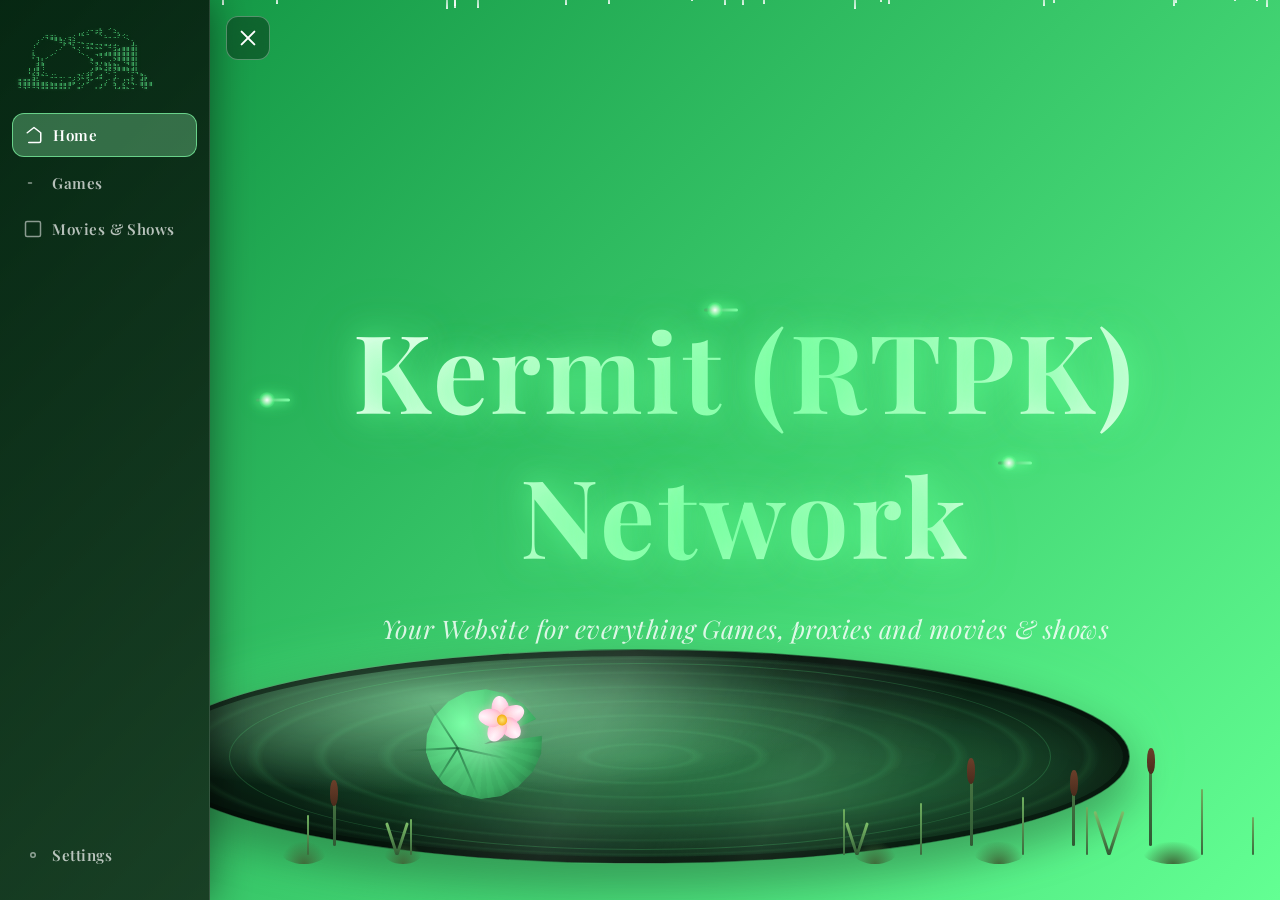
<file: index.html>
<!DOCTYPE html>
<html lang="en">
<head>
  <meta charset="UTF-8" />
  <meta name="viewport" content="width=device-width, initial-scale=1.0"/>
  <title>Kermit (RTPK) Network</title>
  <link rel="icon" type="image/png" href="/assets/favicon.png" />
  <link rel="preconnect" href="https://fonts.googleapis.com" />
  <link rel="preconnect" href="https://fonts.gstatic.com" crossorigin />
  <link href="https://fonts.googleapis.com/css2?family=Playfair+Display:wght@600;700&display=swap" rel="stylesheet" />
  <link id="kermit-stylesheet" rel="stylesheet" href="/assets/styles.css" />
  <script>
  (function(){
    const primary = document.getElementById('kermit-stylesheet');
    const fallbacks = ['assets/styles.css', './assets/styles.css'];
    let i = 0;
    function tryNext() {
      if (i >= fallbacks.length) {
        console.error('styles.css not found at expected locations', fallbacks);
        return;
      }
      const l = document.createElement('link');
      l.rel = 'stylesheet';
      l.href = fallbacks[i++];
      l.onload = () => console.info('Loaded stylesheet:', l.href);
      l.onerror = () => { l.remove(); tryNext(); };
      document.head.appendChild(l);
    }
    if (primary) {
      primary.onerror = tryNext;
    }
    setTimeout(() => {
      const loaded = Array.from(document.styleSheets).some(s => s.href && s.href.includes('styles.css'));
      if (!loaded) tryNext();
    }, 250);
  })();
  </script>
  <script src="/assets/theme.js" defer></script>
  <script src="/assets/animation.js" defer></script>
  <script src="/assets/cursor.js" defer></script>
  <script src="/assets/nav.js" defer></script>
  <script defer>
    const messages = [
      "Your Website for everything games, browsing, movies & shows",
      "Get Better soon Jaiden ❤️",
      "Kermit was here",
      "when will you learn to port? 🤓",
      "If you read this your gay 🥀",
      "frog 🐸🗣️🔥",
      "SPED CENTRAL😜😜🔥",
      "I love Devvy ❤️",
      "what are you waiting for? do something😭🥀"
    ];

    document.addEventListener("DOMContentLoaded", () => {
      const el = document.getElementById("shuffleText");
      let index = 0;

      const showNext = () => {
        el.classList.add("fade-out");
        setTimeout(() => {
          index = (index + 1) % messages.length;
          el.textContent = messages[index];
          el.classList.remove("fade-out");
        }, 400);
      };

      setInterval(showNext, 10000);
    });

    document.addEventListener("DOMContentLoaded", () => {
      const scene = document.getElementById("rainScene");
      if (!scene) return;
      const dropCount = 46;
      const frag = document.createDocumentFragment();
      const dropTimings = [];
      for (let i = 0; i < dropCount; i++) {
        const drop = document.createElement("span");
        drop.className = "raindrop";
        const left = Math.random() * 100;
        const duration = 0.7 + Math.random() * 0.6;
        const delay = Math.random() * 3;
        const height = 14 + Math.random() * 16;
        drop.style.left = left + "%";
        drop.style.animationDuration = duration.toFixed(2) + "s";
        drop.style.animationDelay = delay.toFixed(2) + "s";
        drop.style.height = height + "px";
        frag.appendChild(drop);
        dropTimings.push({ left, duration, delay });
      }
      scene.appendChild(frag);

      const pond = scene.querySelector(".pond");
      const reduceMotion = window.matchMedia("(prefers-reduced-motion: reduce)").matches;
      if (!pond || reduceMotion) return;

      const pondLeftPercent = 50;
      const pondHalfWidthPercent = 25;

      const getRandomPosition = () => {
        const x = 10 + Math.random() * 80;
        const y = 10 + Math.random() * 80;
        return { x, y };
      };

      const spawnRippleAt = () => {
        const { x, y } = getRandomPosition();
        const ripple = document.createElement("span");
        ripple.className = "pond-ripple-drop";
        ripple.style.left = x + "%";
        ripple.style.top = y + "%";
        pond.appendChild(ripple);
        ripple.addEventListener("animationend", () => ripple.remove());
        setTimeout(() => ripple.remove(), 2000);
      };

      dropTimings.forEach(({ left, duration, delay }) => {
        if (left < pondLeftPercent - pondHalfWidthPercent || left > pondLeftPercent + pondHalfWidthPercent) {
          return;
        }
        const landDelay = (delay + duration * 0.92) * 1000;
        setTimeout(() => spawnRippleAt(), landDelay);
        const cycleMs = (duration + 3) * 1000;
        setInterval(() => spawnRippleAt(), cycleMs);
      });
    });
  </script>
</head>
<body>
  <button class="menu-toggle" id="menuToggle" aria-label="Toggle menu">
    <span></span><span></span><span></span>
  </button>
  <div class="sidebar-overlay" id="sidebarOverlay"></div>
  <nav class="sidebar">
    <pre class="sidebar-kermit-logo" aria-label="Kermit RTPK Network">⠀⠀⠀⠀⠀⠀⠀⠀⠀⠀⠀⠀⠀⠀⠀⠀⠀⠀⡀⠀⢀⠀⠀⠀⠀⠀⠀⠀⠀⠀
⠀⠀⠀⠀⠀⠀⠀⠀⠀⠀⠀⠀⠀⢀⡠⠔⠒⡶⡷⠀⠁⠵⡄⠀⠀⠀⠀⠀⠀⠀
⠀⠀⠀⠀⠀⠠⢶⣶⣦⡄⢀⠤⢔⠘⠓⠉⠀⠀⠑⠦⠤⠤⠞⠪⡂⠀⠀⠀⠀⠀⠀
⠀⠀⠀⠀⡰⠁⠀⠉⠛⠿⣆⣽⠶⠤⣄⣀⣀⠀⠀⠀⠀⠀⠀⠀⠈⢢⠀⠀⠀⠀⠀
⠀⠀⠀⠰⠁⠀⠀⠀⠀⠠⠃⠈⢧⠠⠠⣦⣍⣍⣝⠛⠾⠾⢂⣤⣤⣾⡆⠀⠀⠀⠀
⠀⠀⠀⡆⠀⠀⠀⠀⡐⠁⠀⠀⠀⠱⡀⠀⠀⠀⣀⣠⣤⣾⣿⣿⣿⣿⡇⠀⠀⠀⠀
⠀⠀⠀⡗⢤⡀⡠⠊⠀⠀⠀⠀⠀⠀⠈⠢⡀⠙⠻⠛⠛⣟⣿⣿⣿⣿⡇⠀⠀⠀⠀
⠀⠀⠀⠀⣸⣇⠀⠀⠀⠀⠀⠀⠀⠀⠀⠀⢟⣤⢠⣄⡔⡊⠛⠻⣿⣿⡇⠀⠀⠀⠀
⠀⠀⢀⢀⣾⠻⠀⠀⠀⠀⠀⠀⠀⠀⠀⠀⢀⣮⣆⠻⣿⣿⣧⣤⣌⣻⡇⠀⠀⠀⠀
⠀⠀⢸⡸⣿⠨⡀⠀⠀⠀⠀⠀⠀⠀⢀⡠⡮⠋⠉⠻⡓⠮⠛⠛⠻⠿⢧⡀⠀⠀⠀
⠀⠀⠀⢷⡞⠓⠒⠬⠥⠤⠄⠤⠠⢝⣆⡾⠃⣠⣾⠀⠀⣰⡀⠀⠀⣆⠀⢻⣦⠀⠀
⣿⣿⣿⣿⣶⣤⡤⣄⣀⣐⣀⣤⣮⢊⢀⡼⠋⠀⠀⡰⠁⣇⠀⡸⢹⣇⠀⣿⣧⣤
⠽⢿⠿⠿⢿⣿⣿⣿⣿⣿⣿⡟⠁⣤⠎⠀⠀⡄⡼⠃⠀⢺⣠⣷⣄⣈⠁⠻⣿⠛</pre>
    <a class="sidebar-tab active" href="/index.html">
      <svg width="18" height="18" viewBox="0 0 24 24" fill="none" stroke="currentColor" stroke-width="2" stroke-linecap="round" stroke-linejoin="round"><path d="M3 9l9-7 9 7v11a2 2 0 0 1-2 2H5a2 [...]"/></svg>
      Home
    </a>
    <a class="sidebar-tab" href="/games.html">
      <svg width="18" height="18" viewBox="0 0 24 24" fill="none" stroke="currentColor" stroke-width="2" stroke-linecap="round" stroke-linejoin="round"><line x1="6" x2="10" y1="12" y2="12"/></svg>
      Games
    </a>
    <a class="sidebar-tab" href="/movies.html">
      <svg width="18" height="18" viewBox="0 0 24 24" fill="none" stroke="currentColor" stroke-width="2" stroke-linecap="round" stroke-linejoin="round"><rect x="2" y="2" width="20" height="20" rx="2"/></svg>
      Movies &amp; Shows
    </a>
    <a class="sidebar-tab sidebar-tab-settings" href="/settings.html">
      <svg width="18" height="18" viewBox="0 0 24 24" fill="none" stroke="currentColor" stroke-width="2" stroke-linecap="round" stroke-linejoin="round"><circle cx="12" cy="12" r="3"/></svg>
      Settings
    </a>
  </nav>
  <main class="page page-home">
    <div class="rain-scene" id="rainScene" aria-hidden="true">
      <div class="pond-surrounds">
        <span class="cattail cattail-1"><span class="cattail-head"></span></span>
        <span class="cattail cattail-2"><span class="cattail-head"></span></span>
        <span class="cattail cattail-3"><span class="cattail-head"></span></span>
        <span class="cattail cattail-4"><span class="cattail-head"></span></span>
        <span class="cattail cattail-5"><span class="cattail-head"></span></span>
        <span class="cattail cattail-6"><span class="cattail-head"></span></span>
        <span class="reed reed-1"></span>
        <span class="reed reed-2"></span>
        <span class="reed reed-3"></span>
        <span class="reed reed-4"></span>
        <span class="reed reed-5"></span>
        <span class="reed reed-6"></span>
        <span class="reed reed-7"></span>
        <span class="reed reed-8"></span>
        <span class="reed reed-9"></span>
        <span class="reed reed-10"></span>
        <span class="reed reed-11"></span>
        <span class="pond-grass pond-grass-1"></span>
        <span class="pond-grass pond-grass-2"></span>
        <span class="pond-grass pond-grass-3"></span>
        <span class="pond-grass pond-grass-4"></span>
        <span class="pond-grass pond-grass-5"></span>
        <span class="pond-grass pond-grass-6"></span>
        <span class="fern fern-1"></span>
        <span class="fern fern-2"></span>
        <span class="fern fern-3"></span>
        <span class="fern fern-4"></span>
        <span class="firefly firefly-1"></span>
        <span class="firefly firefly-2"></span>
        <span class="firefly firefly-3"></span>
        <span class="firefly firefly-4"></span>
        <span class="firefly firefly-5"></span>
        <span class="firefly firefly-6"></span>
        <span class="firefly firefly-7"></span>
        <span class="firefly firefly-8"></span>
        <span class="dragonfly dragonfly-1"></span>
        <span class="dragonfly dragonfly-2"></span>
        <span class="dragonfly dragonfly-3"></span>
        <div class="pond">
          <span class="pond-ripple"></span>
          <span class="pond-ripple pond-ripple-delay"></span>
          <div class="lily-pad">
            <span class="lily-pad-vein" style="transform: translate(-50%, -50%) rotate(20deg);"></span>
            <span class="lily-pad-vein" style="transform: translate(-50%, -50%) rotate(75deg);"></span>
            <span class="lily-pad-vein" style="transform: translate(-50%, -50%) rotate(130deg);"></span>
            <span class="lily-pad-vein" style="transform: translate(-50%, -50%) rotate(185deg);"></span>
            <span class="lily-pad-vein" style="transform: translate(-50%, -50%) rotate(245deg);"></span>
            <div class="lily-flower">
              <span></span><span></span><span></span><span></span><span></span>
            </div>
          </div>
        </div>
      </div>
    </div>
    <div class="hero-content">
      <h1 class="glow-title">Kermit (RTPK) Network</h1>
      <p class="subtitle" id="shuffleText">Your Website for everything Games, proxies and movies &amp; shows</p>
    </div>
  </main>
</body>
</html>
</file>
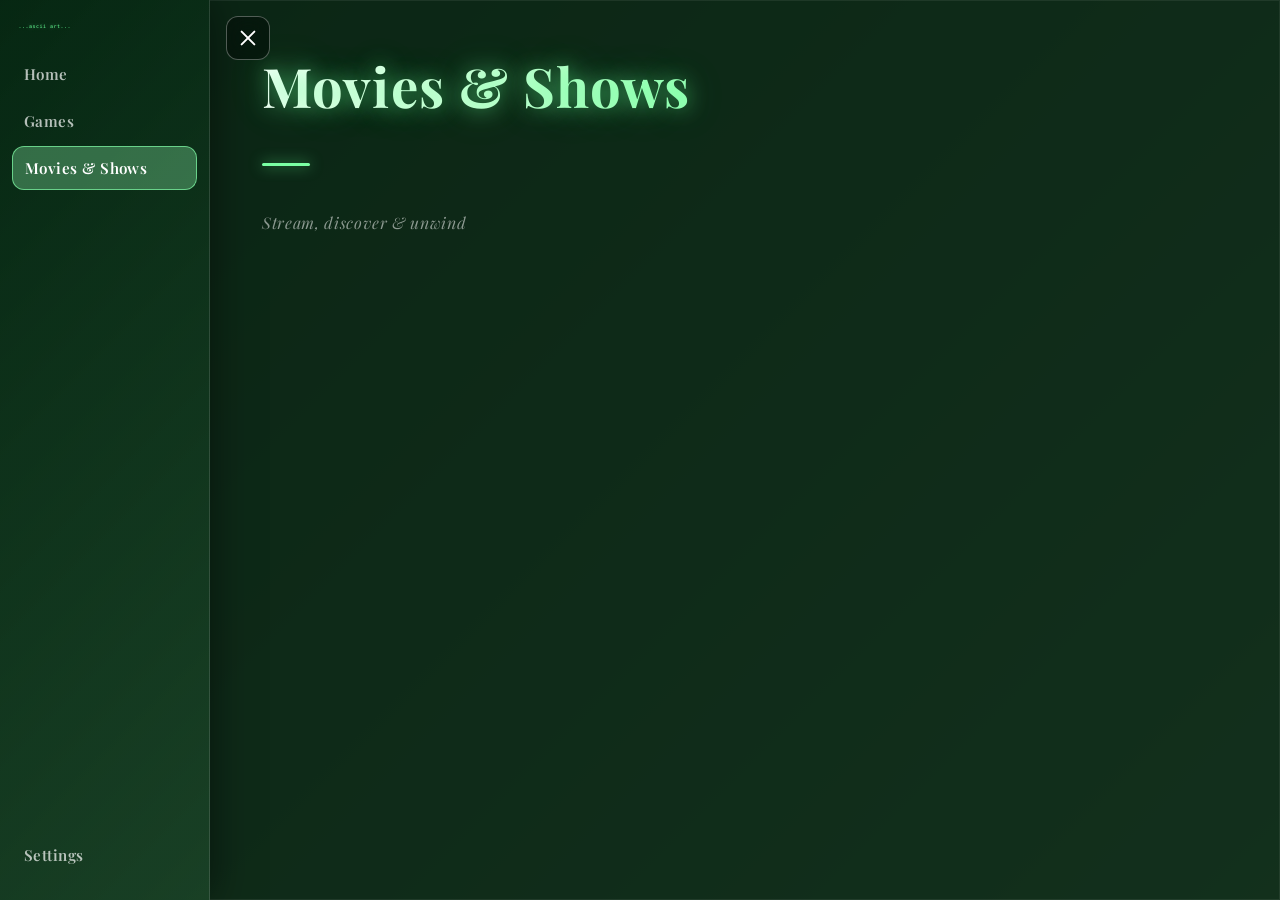
<file: movies.html>
<!DOCTYPE html>
<html lang="en">
<head>
  <meta charset="UTF-8" />
  <meta name="viewport" content="width=device-width, initial-scale=1.0"/>
  <title>Kermit (RTPK) Network — Movies &amp; Shows</title>
  <link rel="icon" type="image/png" href="/assets/favicon.png" />
  <link rel="preconnect" href="https://fonts.googleapis.com" />
  <link rel="preconnect" href="https://fonts.gstatic.com" crossorigin />
  <link href="https://fonts.googleapis.com/css2?family=Playfair+Display:wght@600;700&display=swap" rel="stylesheet" />
  <link id="kermit-stylesheet" rel="stylesheet" href="/assets/styles.css" />
  <script>
  (function(){
    const primary = document.getElementById('kermit-stylesheet');
    const fallbacks = ['assets/styles.css', './assets/styles.css'];
    let i = 0;
    function tryNext() { if (i>=fallbacks.length) return console.error('styles.css not found', fallbacks); const l=document.createElement('link'); l.rel='stylesheet'; l.href=fallbacks[i++]; l.onload=()=>console.info('Loaded stylesheet:',l.href); l.onerror=()=>{l.remove(); tryNext();}; document.head.appendChild(l);} if (primary) primary.onerror = tryNext; setTimeout(()=>{const loaded=Array.from(document.styleSheets).some(s=>s.href&&s.href.includes('styles.css')); if(!loaded) tryNext();},250);
  })();
  </script>
  <script src="/assets/theme.js" defer></script>
  <script src="/assets/animation.js" defer></script>
  <script src="/assets/cursor.js" defer></script>
  <script src="/assets/nav.js" defer></script>
</head>
<body>
  <button class="menu-toggle" id="menuToggle" aria-label="Toggle menu">
    <span></span><span></span><span></span>
  </button>
  <div class="sidebar-overlay" id="sidebarOverlay"></div>
  <nav class="sidebar">
    <pre class="sidebar-kermit-logo" aria-label="Kermit RTPK Network">...ascii art...</pre>
    <a class="sidebar-tab" href="/index.html">Home</a>
    <a class="sidebar-tab" href="/games.html">Games</a>
    <a class="sidebar-tab active" href="/movies.html">Movies &amp; Shows</a>
    <a class="sidebar-tab sidebar-tab-settings" href="/settings.html">Settings</a>
  </nav>
  <main class="page page-panel">
    <h1>Movies &amp; Shows</h1>
    <hr class="page-rule" />
    <p class="page-tagline">Stream, discover &amp; unwind</p>
  </main>
</body>
</html>
</file>
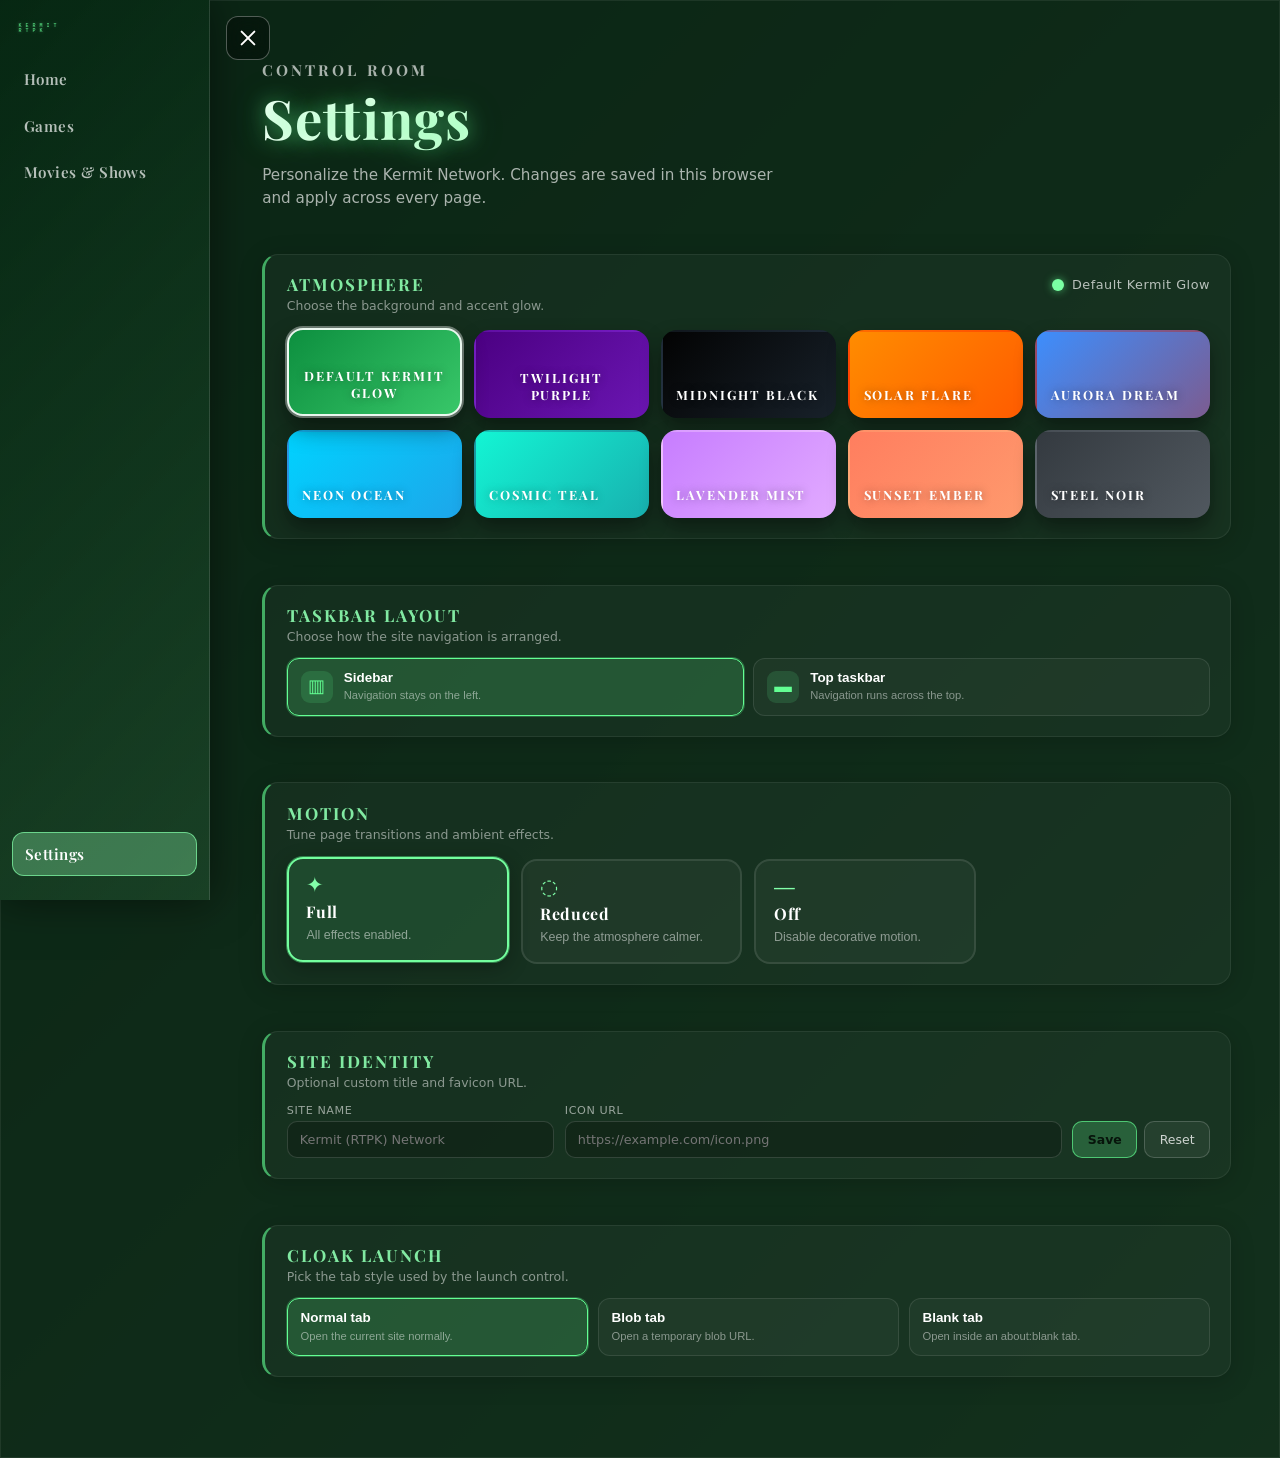
<file: settings.html>
<!DOCTYPE html>
<html lang="en">
<head>
  <meta charset="UTF-8" />
  <meta name="viewport" content="width=device-width, initial-scale=1.0"/>
  <title>Kermit (RTPK) Network — Settings</title>
  <link rel="icon" type="image/png" href="/assets/favicon.png" />
  <link rel="preconnect" href="https://fonts.googleapis.com" />
  <link rel="preconnect" href="https://fonts.gstatic.com" crossorigin />
  <link href="https://fonts.googleapis.com/css2?family=Playfair+Display:wght@600;700&display=swap" rel="stylesheet" />
  <link id="kermit-stylesheet" rel="stylesheet" href="/assets/styles.css" />
  <script>
  (function(){
    const primary = document.getElementById('kermit-stylesheet');
    const fallbacks = ['assets/styles.css', './assets/styles.css'];
    let i = 0;
    function tryNext(){ if(i>=fallbacks.length){ console.error('styles.css not found', fallbacks); return;} const l=document.createElement('link'); l.rel='stylesheet'; l.href=fallbacks[i++]; l.onload=()=>console.info('Loaded stylesheet:',l.href); l.onerror=()=>{l.remove(); tryNext();}; document.head.appendChild(l);} if(primary) primary.onerror=tryNext; setTimeout(()=>{const loaded=Array.from(document.styleSheets).some(s=>s.href&&s.href.includes('styles.css')); if(!loaded) tryNext();},250);
  })();
  </script>
  <script src="/assets/theme.js" defer></script>
  <script src="/assets/animation.js" defer></script>
  <script src="/assets/cursor.js" defer></script>
  <script src="/assets/nav.js" defer></script>
  <script defer>
    document.addEventListener("DOMContentLoaded", () => {
      const selectActive = (selector, value, attribute) => {
        document.querySelectorAll(selector).forEach((button) => {
          button.classList.toggle("active", button.dataset[attribute] === value);
          button.setAttribute("aria-pressed", String(button.dataset[attribute] === value));
        });
      };
      const status = document.getElementById("settingsStatus");
      const announce = (message) => {
        status.textContent = message;
        status.classList.add("visible");
        window.clearTimeout(announce.timer);
        announce.timer = window.setTimeout(() => status.classList.remove("visible"), 2600);
      };

      const backgrounds = document.getElementById("backgroundOptions");
      window.kermitBackgroundOptions.forEach((option) => {
        const button = document.createElement("button");
        button.type = "button";
        button.className = "background-option";
        button.dataset.background = option.name;
        button.style.backgroundImage = option.value;
        button.innerHTML = `<span>${option.name}</span>`;
        button.addEventListener("click", () => {
          window.applyKermitBackground(option.name);
          selectActive(".background-option", option.name, "background");
          document.getElementById("activeBackgroundName").textContent = option.name;
          announce("Background updated.");
        });
        backgrounds.appendChild(button);
      });
      const activeBackground = window.getActiveKermitBackground();
      selectActive(".background-option", activeBackground, "background");
      document.getElementById("activeBackgroundName").textContent = activeBackground;

      document.querySelectorAll(".anim-level-btn").forEach((button) => {
        button.addEventListener("click", () => {
          const level = window.applyKermitAnimLevel(button.dataset.animation);
          selectActive(".anim-level-btn", level, "animation");
          announce("Animation preference saved.");
        });
      });
      selectActive(".anim-level-btn", window.getKermitAnimLevel(), "animation");

      document.querySelectorAll(".nav-option-btn").forEach((button) => {
        button.addEventListener("click", () => {
          const orientation = window.applyKermitNavigation(button.dataset.navigation);
          selectActive(".nav-option-btn", orientation, "navigation");
          announce("Taskbar layout saved.");
        });
      });
      selectActive(".nav-option-btn", window.getKermitNavigation(), "navigation");

      document.querySelectorAll(".cloak-option-btn").forEach((button) => {
        button.addEventListener("click", () => {
          const mode = window.setKermitCloakMode(button.dataset.cloak);
          selectActive(".cloak-option-btn", mode, "cloak");
          announce("Cloak preference saved.");
        });
      });
      selectActive(".cloak-option-btn", window.getKermitCloakMode(), "cloak");

      const nameInput = document.getElementById("siteName");
      const iconInput = document.getElementById("siteIcon");
      const preferences = window.getKermitSitePreferences();
      nameInput.value = preferences.siteName;
      iconInput.value = preferences.siteIcon;
      document.getElementById("saveIdentity").addEventListener("click", () => {
        window.applyKermitSiteIdentity(nameInput.value, iconInput.value);
        announce("Site identity saved.");
      });
      document.getElementById("resetIdentity").addEventListener("click", () => {
        window.resetKermitSiteIdentity();
        nameInput.value = "";
        iconInput.value = "";
        announce("Site identity reset.");
      });
    });
  </script>
</head>
<body>
  <button class="menu-toggle" id="menuToggle" aria-label="Toggle menu">
    <span></span><span></span><span></span>
  </button>
  <div class="sidebar-overlay" id="sidebarOverlay"></div>
  <nav class="sidebar">
    <pre class="sidebar-kermit-logo" aria-label="Kermit RTPK Network">K E R M I T
R T P K</pre>
    <a class="sidebar-tab" href="/index.html">Home</a>
    <a class="sidebar-tab" href="/games.html">Games</a>
    <a class="sidebar-tab" href="/movies.html">Movies &amp; Shows</a>
    <a class="sidebar-tab active sidebar-tab-settings" href="/settings.html">Settings</a>
  </nav>
  <main class="page page-panel settings-page">
    <header class="settings-header">
      <p class="page-section-label">Control room</p>
      <h1>Settings</h1>
      <p>Personalize the Kermit Network. Changes are saved in this browser and apply across every page.</p>
    </header>

    <section class="settings-panel" aria-labelledby="backgroundHeading">
      <div class="settings-panel-heading">
        <div>
          <h2 id="backgroundHeading">Atmosphere</h2>
          <span class="settings-panel-hint">Choose the background and accent glow.</span>
        </div>
        <span class="active-swatch"><i class="active-swatch-dot"></i><span id="activeBackgroundName"></span></span>
      </div>
      <div class="background-options" id="backgroundOptions"></div>
    </section>

    <section class="settings-panel" aria-labelledby="taskbarHeading">
      <div class="settings-panel-heading">
        <div>
          <h2 id="taskbarHeading">Taskbar layout</h2>
          <span class="settings-panel-hint">Choose how the site navigation is arranged.</span>
        </div>
      </div>
      <div class="settings-choice-grid">
        <button type="button" class="nav-option-btn" data-navigation="vertical">
          <span class="settings-choice-icon">▥</span>
          <span class="settings-choice-copy"><strong>Sidebar</strong><small>Navigation stays on the left.</small></span>
        </button>
        <button type="button" class="nav-option-btn" data-navigation="horizontal">
          <span class="settings-choice-icon">▬</span>
          <span class="settings-choice-copy"><strong>Top taskbar</strong><small>Navigation runs across the top.</small></span>
        </button>
      </div>
    </section>

    <section class="settings-panel" aria-labelledby="motionHeading">
      <div class="settings-panel-heading">
        <div>
          <h2 id="motionHeading">Motion</h2>
          <span class="settings-panel-hint">Tune page transitions and ambient effects.</span>
        </div>
      </div>
      <div class="anim-level-options">
        <button type="button" class="anim-level-btn" data-animation="full"><span class="anim-level-icon">✦</span><span class="anim-level-name">Full</span><span class="settings-panel-hint">All effects enabled.</span></button>
        <button type="button" class="anim-level-btn" data-animation="reduced"><span class="anim-level-icon">◌</span><span class="anim-level-name">Reduced</span><span class="settings-panel-hint">Keep the atmosphere calmer.</span></button>
        <button type="button" class="anim-level-btn" data-animation="off"><span class="anim-level-icon">—</span><span class="anim-level-name">Off</span><span class="settings-panel-hint">Disable decorative motion.</span></button>
      </div>
    </section>

    <section class="settings-panel" aria-labelledby="identityHeading">
      <div class="settings-panel-heading">
        <div>
          <h2 id="identityHeading">Site identity</h2>
          <span class="settings-panel-hint">Optional custom title and favicon URL.</span>
        </div>
      </div>
      <div class="identity-form">
        <label><span>Site name</span><input id="siteName" type="text" maxlength="60" placeholder="Kermit (RTPK) Network"></label>
        <label><span>Icon URL</span><input id="siteIcon" type="url" placeholder="https://example.com/icon.png"></label>
        <div class="identity-actions"><button type="button" class="settings-save-btn" id="saveIdentity">Save</button><button type="button" class="settings-reset-btn" id="resetIdentity">Reset</button></div>
      </div>
    </section>

    <section class="settings-panel" aria-labelledby="cloakHeading">
      <div class="settings-panel-heading">
        <div>
          <h2 id="cloakHeading">Cloak launch</h2>
          <span class="settings-panel-hint">Pick the tab style used by the launch control.</span>
        </div>
      </div>
      <div class="settings-choice-grid">
        <button type="button" class="cloak-option-btn" data-cloak="none"><strong>Normal tab</strong><small>Open the current site normally.</small></button>
        <button type="button" class="cloak-option-btn" data-cloak="blob"><strong>Blob tab</strong><small>Open a temporary blob URL.</small></button>
        <button type="button" class="cloak-option-btn" data-cloak="aboutblank"><strong>Blank tab</strong><small>Open inside an about:blank tab.</small></button>
      </div>
    </section>
    <div class="settings-action-row"><p class="settings-status" id="settingsStatus" role="status" aria-live="polite"></p></div>
  </main>
</body>
</html>
</file>
<file: assets/styles.css>
:root {
  --strong-green: #0d8f3f;
  --light-green: #63ff93;
  --text-muted: rgba(255, 255, 255, 0.82);
  --card-bg: rgba(11, 26, 16, 0.9);
  --border-color: rgba(255, 255, 255, 0.35);
  --button-shadow: 0 10px 30px rgba(0, 0, 0, 0.3);
  --sidebar-width: 210px;
  --current-accent: #63ff93;
  --current-accent-contrast: #07140b;
  --accent-soft: rgba(99, 255, 147, 0.18);
}

* {
  box-sizing: border-box;
}

body {
  margin: 0;
  font-family: "Space Grotesk", "Inter", system-ui, sans-serif;
  background: var(--current-bg, linear-gradient(135deg, #0d8f3f, #63ff93));
  min-height: 100vh;
  color: #ffffff;
  transition: background 0.6s ease;
  display: flex;
  flex-direction: row;
}

html.page-loading {
  background: #07140b;
}

html.page-loading body > :not(.page-loader) {
  opacity: 0;
}

html.page-ready body > :not(.page-loader) {
  opacity: 1;
}

.page-loader {
  position: fixed;
  inset: 0;
  z-index: 300;
  display: flex;
  align-items: center;
  justify-content: center;
  gap: 0.35rem;
  background:
    radial-gradient(circle at 50% 45%, color-mix(in srgb, var(--current-accent, #63ff93) 14%, transparent), transparent 34rem),
    #07140b;
  color: rgba(255, 255, 255, 0.78);
  font-family: "Playfair Display", "Space Grotesk", serif;
  font-size: 0.85rem;
  letter-spacing: 0.16em;
  text-transform: uppercase;
  opacity: 1;
  visibility: visible;
  transition: opacity 0.35s ease, visibility 0.35s ease;
}

html.page-ready .page-loader {
  opacity: 0;
  visibility: hidden;
  pointer-events: none;
}

.page-loader-label {
  opacity: 0.72;
}

.loading-dots {
  display: inline-flex;
  gap: 0.28rem;
  align-items: center;
  min-width: 1.65rem;
}

.loading-dots i {
  width: 0.3rem;
  height: 0.3rem;
  border-radius: 50%;
  background: var(--current-accent, #63ff93);
  box-shadow: 0 0 0.7rem color-mix(in srgb, var(--current-accent, #63ff93) 80%, transparent);
  animation: loading-dot 0.9s ease-in-out infinite;
}

.loading-dots i:nth-child(2) {
  animation-delay: 0.14s;
}

.loading-dots i:nth-child(3) {
  animation-delay: 0.28s;
}

@keyframes loading-dot {
  0%, 60%, 100% {
    transform: translateY(0);
    opacity: 0.35;
  }
  30% {
    transform: translateY(-0.35rem);
    opacity: 1;
  }
}

a {
  text-decoration: none;
  color: inherit;
}

.menu-toggle {
  position: fixed;
  top: 1rem;
  left: 1rem;
  z-index: 120;
  width: 44px;
  height: 44px;
  border-radius: 12px;
  border: 1px solid rgba(255, 255, 255, 0.3);
  background: rgba(0, 0, 0, 0.35);
  backdrop-filter: blur(16px);
  -webkit-backdrop-filter: blur(16px);
  display: flex;
  flex-direction: column;
  align-items: center;
  justify-content: center;
  gap: 4px;
  cursor: pointer;
  transition: background 0.2s ease, border-color 0.2s ease, transform 0.3s ease;
}

.menu-toggle.active {
  transform: translateX(var(--sidebar-width));
}

.menu-toggle:hover {
  background: rgba(0, 0, 0, 0.5);
  border-color: var(--current-accent, rgba(255, 255, 255, 0.6));
}

.menu-toggle span {
  display: block;
  width: 20px;
  height: 2px;
  border-radius: 2px;
  background: #fff;
  transition: transform 0.25s ease, opacity 0.25s ease;
}

.menu-toggle.active span:nth-child(1) {
  transform: translateY(6px) rotate(45deg);
}

.menu-toggle.active span:nth-child(2) {
  opacity: 0;
}

.menu-toggle.active span:nth-child(3) {
  transform: translateY(-6px) rotate(-45deg);
}

.sidebar-overlay {
  position: fixed;
  inset: 0;
  background: rgba(0, 0, 0, 0.55);
  opacity: 0;
  pointer-events: none;
  transition: opacity 0.3s ease;
  z-index: 90;
}

.sidebar-overlay.active {
  opacity: 1;
  pointer-events: auto;
}

.sidebar {
  width: var(--sidebar-width);
  height: 100vh;
  display: flex;
  flex-direction: column;
  gap: 0.25rem;
  padding: 1.5rem 0.75rem;
  background:
    linear-gradient(rgba(4, 10, 6, 0.78), rgba(4, 10, 6, 0.78)),
    var(--current-bg, linear-gradient(135deg, #0d8f3f, #63ff93));
  backdrop-filter: blur(20px);
  -webkit-backdrop-filter: blur(20px);
  border-right: 1px solid rgba(255, 255, 255, 0.15);
  flex-shrink: 0;
  position: fixed;
  top: 0;
  left: 0;
  z-index: 100;
  transform: translateX(-100%);
  transition: transform 0.3s ease, background 0.6s ease;
  box-shadow: 0 0 40px rgba(0, 0, 0, 0.5);
}

.nav-vertical .sidebar {
  transform: translateX(0);
}

.nav-vertical .sidebar-overlay {
  display: none;
}

.nav-vertical .page {
  padding-left: calc(4vw + var(--sidebar-width));
}

.nav-horizontal .sidebar-overlay {
  display: none;
}

.nav-horizontal .menu-toggle {
  top: 76px;
  left: auto;
  right: 1rem;
  width: 38px;
  height: 38px;
}

.nav-horizontal .menu-toggle.active {
  transform: none;
}

.nav-horizontal .sidebar {
  width: 100%;
  height: auto;
  min-height: 66px;
  flex-direction: row;
  align-items: center;
  gap: 0.35rem;
  padding: 0.6rem 1.25rem;
  transform: translateY(-100%);
  border-right: 0;
  border-bottom: 1px solid rgba(255, 255, 255, 0.15);
}

.nav-horizontal .sidebar-kermit-logo {
  display: block;
  flex: 0 0 92px;
  width: 92px;
  height: 42px;
  overflow: hidden;
  font-size: 3px;
  line-height: 3px;
  letter-spacing: 0.25px;
  padding: 0;
  margin: 0 0.5rem 0 0;
}

.nav-horizontal .sidebar-tab {
  padding: 0.55rem 0.8rem;
}

.nav-horizontal .sidebar-tab-settings {
  margin-top: 0;
  margin-left: auto;
}

.nav-horizontal .page {
  padding: calc(4vh + 66px) 4vw 4vh;
}

.nav-horizontal.nav-collapsed .sidebar {
  transform: translateY(-100%);
}

.nav-horizontal.nav-collapsed .page {
  padding-top: 4vh;
}

.nav-horizontal.nav-collapsed .menu-toggle {
  top: 1rem;
}

.nav-vertical.nav-collapsed .sidebar {
  transform: translateX(-100%);
}

.nav-vertical.nav-collapsed .page {
  padding-left: calc(4vw + 3.5rem);
}

.nav-collapsed .menu-toggle {
  background: color-mix(in srgb, var(--current-accent, #63ff93) 22%, rgba(0, 0, 0, 0.55));
}

.nav-horizontal .sidebar-tab svg {
  transform: translateY(-1px);
}

.nav-horizontal .sidebar-tab:hover svg,
.nav-horizontal .sidebar-tab.active svg {
  transform: translateY(-2px) scale(1.08);
}

.sidebar.open {
  transform: translateX(0);
}

.nav-horizontal .sidebar.open {
  transform: translateY(0);
}

.sidebar-kermit-logo {
  font-family: monospace;
  font-size: 5px;
  line-height: 5px;
  letter-spacing: 0.5px;
  color: rgba(178, 255, 200, 0.9);
  padding: 0 0.4rem;
  margin: 0 0 1.25rem;
  white-space: pre;
  user-select: none;
  text-shadow: 0 0 4px rgba(178, 255, 200, 0.4);
  transition: color 0.6s ease;
}

.sidebar.open .sidebar-kermit-logo {
  color: var(--current-accent, #63ff93);
  animation: kermit-logo-pulse 2.2s ease-in-out infinite;
}

@keyframes kermit-logo-pulse {
  0%, 100% {
    text-shadow:
      0 0 3px color-mix(in srgb, var(--current-accent, #63ff93) 70%, transparent),
      0 0 6px color-mix(in srgb, var(--current-accent, #63ff93) 30%, transparent);
    opacity: 0.85;
  }
  50% {
    text-shadow:
      0 0 8px var(--current-accent, #63ff93),
      0 0 18px color-mix(in srgb, var(--current-accent, #63ff93) 80%, transparent),
      0 0 28px color-mix(in srgb, var(--current-accent, #63ff93) 40%, transparent);
    opacity: 1;
  }
}

.sidebar-tab {
  display: flex;
  align-items: center;
  gap: 0.65rem;
  padding: 0.7rem 0.75rem;
  border-radius: 12px;
  font-family: "Playfair Display", "Space Grotesk", serif;
  font-size: 0.95rem;
  font-weight: 600;
  letter-spacing: 0.03em;
  color: rgba(255, 255, 255, 0.7);
  transition: background 0.25s ease, color 0.25s ease, transform 0.25s ease, box-shadow 0.25s ease;
  white-space: nowrap;
}

.sidebar-tab svg {
  flex-shrink: 0;
  opacity: 0.75;
  transition: opacity 0.2s ease;
}

.sidebar-tab:hover {
  background: rgba(255, 255, 255, 0.12);
  color: #fff;
  transform: translateX(3px);
  box-shadow: 0 6px 18px rgba(0, 0, 0, 0.18);
}

.sidebar-tab:hover svg {
  opacity: 1;
}

.sidebar-tab.active {
  background: color-mix(in srgb, var(--current-accent, #63ff93) 22%, rgba(255, 255, 255, 0.12));
  color: #fff;
  border: 1px solid color-mix(in srgb, var(--current-accent, #63ff93) 55%, rgba(255, 255, 255, 0.3));
}

button,
input {
  accent-color: var(--current-accent, #63ff93);
}

button:focus-visible,
input:focus-visible,
a:focus-visible {
  outline: 2px solid var(--current-accent, #63ff93);
  outline-offset: 3px;
}

.page-browser .sidebar-tab.active {
  animation: browser-live-flash 1.1s ease-out 1;
}

@keyframes browser-live-flash {
  0% {
    background: color-mix(in srgb, var(--current-accent, #63ff93) 90%, white 10%);
    box-shadow: 0 0 0 3px color-mix(in srgb, var(--current-accent, #63ff93) 60%, transparent),
      0 0 24px color-mix(in srgb, var(--current-accent, #63ff93) 70%, transparent);
    color: #06170d;
  }
  60% {
    background: color-mix(in srgb, var(--current-accent, #63ff93) 45%, rgba(255, 255, 255, 0.12));
    box-shadow: 0 0 14px color-mix(in srgb, var(--current-accent, #63ff93) 40%, transparent);
    color: #fff;
  }
  100% {
    background: color-mix(in srgb, var(--current-accent, #63ff93) 22%, rgba(255, 255, 255, 0.12));
    box-shadow: none;
    color: #fff;
  }
}

.sidebar-tab.active svg {
  opacity: 1;
}

.sidebar-tab-settings {
  margin-top: auto;
}

.page {
  flex: 1;
  width: 100%;
  padding: 4vh 4vw 4vh calc(4vw + 3.5rem);
  display: flex;
  flex-direction: column;
  gap: 2rem;
  overflow-y: auto;
}

.page > * {
  opacity: 0;
  transform: translateY(14px);
}

html.page-ready .page > * {
  animation: page-rise 0.65s cubic-bezier(0.22, 1, 0.36, 1) forwards;
}

html.page-ready .page > *:nth-child(2) {
  animation-delay: 0.08s;
}

html.page-ready .page > *:nth-child(3) {
  animation-delay: 0.16s;
}

html.page-ready .page > *:nth-child(4) {
  animation-delay: 0.24s;
}

html.page-ready .page > *:nth-child(5) {
  animation-delay: 0.32s;
}

@keyframes page-rise {
  to {
    opacity: 1;
    transform: translateY(0);
  }
}

.page-home {
  align-items: center;
  text-align: center;
  justify-content: center;
  position: relative;
  overflow: hidden;
}

.hero-content {
  max-width: 800px;
  position: relative;
  z-index: 1;
  animation: hero-float 7s ease-in-out infinite;
}

@keyframes hero-float {
  0%, 100% {
    transform: translateY(0);
  }
  50% {
    transform: translateY(-6px);
  }
}

.rain-scene {
  position: absolute;
  inset: 0;
  z-index: 0;
  overflow: hidden;
  pointer-events: none;
}

.raindrop {
  position: absolute;
  top: -20px;
  width: 1.5px;
  background: linear-gradient(to bottom, transparent, rgba(255, 255, 255, 0.85));
  animation: raindrop-fall linear infinite;
  will-change: transform, opacity;
}

@keyframes raindrop-fall {
  0% {
    transform: translateY(-10vh);
    opacity: 0;
  }
  8% {
    opacity: 0.9;
  }
  90% {
    opacity: 0.75;
  }
  100% {
    transform: translateY(115vh);
    opacity: 0;
  }
}

.pond-surrounds {
  position: absolute;
  inset: 0;
}

.cattail {
  position: absolute;
  bottom: 6%;
  width: 3px;
  height: 90px;
  background: linear-gradient(to top, #2f5a34, #4c7a45);
  border-radius: 2px;
  transform-origin: bottom center;
  animation: reed-sway 5s ease-in-out infinite;
  z-index: 1;
}

.cattail-head {
  position: absolute;
  top: -6px;
  left: 50%;
  transform: translateX(-50%);
  width: 8px;
  height: 26px;
  background: linear-gradient(to bottom, #6b3f2a, #4a2b1c);
  border-radius: 45%;
}

.cattail-1 {
  left: 8%;
  height: 100px;
  animation-delay: 0.2s;
}

.cattail-2 {
  left: 12%;
  height: 78px;
  animation-delay: 1.1s;
}

.cattail-3 {
  right: 10%;
  height: 92px;
  animation-delay: 0.6s;
}

.cattail-4 {
  right: 16%;
  height: 70px;
  animation-delay: 1.6s;
}

.reed {
  position: absolute;
  bottom: 5%;
  width: 2px;
  border-radius: 2px;
  background: linear-gradient(to top, #3b6b3f, #6fae5e);
  transform-origin: bottom center;
  animation: reed-sway 4.2s ease-in-out infinite;
  z-index: 1;
}

.reed-1 {
  left: 5%;
  height: 60px;
  animation-delay: 0s;
}

.reed-2 {
  left: 16%;
  height: 44px;
  animation-delay: 0.8s;
}

.reed-3 {
  right: 6%;
  height: 66px;
  animation-delay: 0.4s;
}

.reed-4 {
  right: 15%;
  height: 48px;
  animation-delay: 1.3s;
}

.reed-5 {
  right: 20%;
  height: 58px;
  animation-delay: 0.9s;
}

.reed-6 {
  left: 24%;
  height: 40px;
  animation-delay: 1.7s;
}

.reed-7 {
  right: 28%;
  height: 52px;
  animation-delay: 0.5s;
}

.pond-grass {
  position: absolute;
  bottom: 4%;
  width: 60px;
  height: 22px;
  background: radial-gradient(ellipse at bottom, #3f6b3a, transparent 75%);
  border-radius: 50%;
  z-index: 1;
}

.pond-grass-1 {
  left: 4%;
}

.pond-grass-2 {
  right: 6%;
}

.pond-grass-3 {
  left: 22%;
  width: 44px;
}

.pond-grass-4 {
  right: 20%;
  width: 50px;
}

.fern {
  position: absolute;
  bottom: 5%;
  width: 34px;
  height: 46px;
  transform-origin: bottom center;
  animation: reed-sway 5.4s ease-in-out infinite;
  z-index: 1;
}

.fern::before,
.fern::after {
  content: "";
  position: absolute;
  bottom: 0;
  left: 50%;
  width: 3px;
  height: 100%;
  background: linear-gradient(to top, #2f5a34, #7fbf6a);
  border-radius: 2px;
  transform-origin: bottom center;
}

.fern::before {
  transform: translateX(-50%) rotate(-18deg);
}

.fern::after {
  transform: translateX(-50%) rotate(18deg);
}

.fern-1 {
  left: 10%;
  animation-delay: 0.9s;
}

.fern-2 {
  right: 12%;
  animation-delay: 1.5s;
}

.fern-3 {
  left: 30%;
  width: 26px;
  height: 34px;
  animation-delay: 0.3s;
}

.fern-4 {
  right: 32%;
  width: 26px;
  height: 34px;
  animation-delay: 2.1s;
}

.cattail-5 {
  left: 26%;
  height: 60px;
  animation-delay: 2.3s;
}

.cattail-6 {
  right: 24%;
  height: 82px;
  animation-delay: 0.9s;
}

.reed-8 {
  left: 32%;
  height: 36px;
  animation-delay: 2.2s;
}

.reed-9 {
  right: 34%;
  height: 46px;
  animation-delay: 1.1s;
}

.reed-10 {
  left: 2%;
  height: 34px;
  animation-delay: 0.2s;
}

.reed-11 {
  right: 2%;
  height: 38px;
  animation-delay: 1.6s;
}

.pond-grass-5 {
  left: 30%;
  width: 38px;
}

.pond-grass-6 {
  right: 30%;
  width: 42px;
}


@keyframes reed-sway {
  0%, 100% {
    transform: rotate(-3deg);
  }
  50% {
    transform: rotate(3deg);
  }
}

.firefly {
  position: absolute;
  width: 8px;
  height: 8px;
  border-radius: 50%;
  background: color-mix(in srgb, var(--current-accent, #63ff93) 65%, #fffbd6 35%);
  box-shadow:
    0 0 10px 4px color-mix(in srgb, var(--current-accent, #63ff93) 90%, white 10%),
    0 0 22px 8px color-mix(in srgb, var(--current-accent, #63ff93) 55%, transparent),
    0 0 38px 14px color-mix(in srgb, var(--current-accent, #63ff93) 25%, transparent);
  opacity: 0;
  z-index: 2;
  pointer-events: none;
  animation: firefly-drift 9s ease-in-out infinite, firefly-glow 2.4s ease-in-out infinite;
}

.firefly-1 { bottom: 30%; left: 18%; animation-delay: 0s, 0.3s; }
.firefly-2 { bottom: 42%; left: 38%; animation-delay: 1.4s, 0.9s; }
.firefly-3 { bottom: 26%; left: 60%; animation-delay: 2.8s, 0.1s; }
.firefly-4 { bottom: 46%; left: 74%; animation-delay: 0.7s, 1.4s; }
.firefly-5 { bottom: 34%; left: 50%; animation-delay: 4.2s, 0.6s; }
.firefly-6 { bottom: 22%; left: 85%; animation-delay: 2s, 1s; }
.firefly-7 { bottom: 58%; left: 28%; animation-delay: 3.4s, 0.5s; }
.firefly-8 { bottom: 20%; left: 45%; animation-delay: 1.9s, 1.2s; }

@keyframes firefly-drift {
  0% { transform: translate(0, 0); }
  20% { transform: translate(24px, -30px); }
  40% { transform: translate(-18px, -50px); }
  60% { transform: translate(28px, -18px); }
  80% { transform: translate(-14px, -36px); }
  100% { transform: translate(0, 0); }
}

@keyframes firefly-glow {
  0%, 100% { opacity: 0.25; transform: scale(0.75); }
  50% { opacity: 1; transform: scale(1.15); }
}

.dragonfly {
  position: absolute;
  width: 34px;
  height: 10px;
  z-index: 2;
  pointer-events: none;
  filter: drop-shadow(0 0 6px color-mix(in srgb, var(--current-accent, #63ff93) 60%, transparent));
  animation: dragonfly-drift 14s ease-in-out infinite;
}

.dragonfly::before {
  content: "";
  position: absolute;
  left: 0;
  top: 50%;
  width: 100%;
  height: 3px;
  border-radius: 3px;
  transform: translateY(-50%);
  background: linear-gradient(to right, color-mix(in srgb, var(--current-accent, #63ff93) 65%, #1c2b1f 35%), color-mix(in srgb, var(--current-accent, #63ff93) 95%, white 20%));
  box-shadow:
    0 0 10px color-mix(in srgb, var(--current-accent, #63ff93) 70%, transparent),
    0 0 20px color-mix(in srgb, var(--current-accent, #63ff93) 40%, transparent);
}

.dragonfly::after {
  content: "";
  position: absolute;
  left: 32%;
  top: 50%;
  width: 16px;
  height: 16px;
  border-radius: 50%;
  transform: translate(-50%, -50%);
  background: radial-gradient(circle, rgba(255, 255, 255, 0.95), color-mix(in srgb, var(--current-accent, #63ff93) 50%, transparent) 55%, transparent 75%);
  animation: dragonfly-wings 0.16s linear infinite;
}

.dragonfly-1 { bottom: 55%; left: 20%; animation-delay: 0s; }
.dragonfly-2 { bottom: 65%; left: 55%; animation-delay: 5s; }
.dragonfly-3 { bottom: 48%; left: 78%; animation-delay: 2.5s; }

@keyframes dragonfly-wings {
  0%, 100% { opacity: 1; transform: translate(-50%, -50%) scaleY(1); }
  50% { opacity: 0.55; transform: translate(-50%, -50%) scaleY(0.35); }
}

@keyframes dragonfly-drift {
  0% { transform: translate(0, 0) rotate(0deg); }
  25% { transform: translate(70px, -22px) rotate(8deg); }
  50% { transform: translate(130px, 12px) rotate(-4deg); }
  75% { transform: translate(60px, 34px) rotate(6deg); }
  100% { transform: translate(0, 0) rotate(0deg); }
}

.pond {
  position: absolute;
  bottom: 4%;
  left: 50%;
  transform: translateX(-50%);
  width: min(90vw, 980px);
  height: min(21vw, 215px);
  border-radius: 50%;
  background:
    radial-gradient(ellipse at 30% 22%, color-mix(in srgb, var(--current-accent, #63ff93) 45%, white 25%), transparent 42%),
    radial-gradient(ellipse at 68% 70%, color-mix(in srgb, var(--current-accent, #63ff93) 22%, transparent), transparent 55%),
    repeating-radial-gradient(
      ellipse at 50% 50%,
      transparent 0,
      transparent 7%,
      color-mix(in srgb, var(--current-accent, #63ff93) 8%, transparent) 8%,
      transparent 9.5%
    ),
    radial-gradient(ellipse at center, color-mix(in srgb, var(--current-accent, #63ff93) 20%, rgba(6, 30, 18, 0.85)), rgba(4, 14, 9, 0.94) 74%);
  box-shadow:
    0 0 70px rgba(0, 0, 0, 0.45) inset,
    0 0 0 6px rgba(4, 14, 9, 0.5) inset,
    0 0 60px color-mix(in srgb, var(--current-accent, #63ff93) 32%, transparent),
    0 18px 46px rgba(0, 0, 0, 0.4);
  border: 1px solid color-mix(in srgb, var(--current-accent, #63ff93) 35%, transparent);
  transition: box-shadow 0.6s ease, border-color 0.6s ease, background 0.6s ease;
  overflow: hidden;
}

.pond::before {
  content: "";
  position: absolute;
  inset: 0;
  border-radius: 50%;
  background:
    linear-gradient(115deg, transparent 30%, rgba(255, 255, 255, 0.08) 45%, transparent 60%),
    linear-gradient(115deg, transparent 55%, rgba(255, 255, 255, 0.05) 65%, transparent 78%);
  mix-blend-mode: screen;
  pointer-events: none;
}

.pond::after {
  content: "";
  position: absolute;
  left: 8%;
  right: 8%;
  top: 6%;
  bottom: 6%;
  border-radius: 50%;
  border: 1px solid color-mix(in srgb, var(--current-accent, #63ff93) 18%, transparent);
  pointer-events: none;
}

.pond-ripple {
  position: absolute;
  left: 70%;
  top: 42%;
  width: 6%;
  height: 6%;
  border-radius: 50%;
  transform: translate(-50%, -50%) scale(0.4);
  opacity: 0;
  animation: pond-ripple-grow 2.2s ease-out infinite;
}

.pond-ripple::before,
.pond-ripple-drop::before {
  content: "";
  position: absolute;
  inset: 0;
  border-radius: 50%;
  border: 1px solid rgba(255, 255, 255, 0.75);
}

.pond-ripple-delay {
  left: 40%;
  top: 60%;
  animation-delay: 1.1s;
}

.pond-ripple-drop {
  position: absolute;
  width: 5%;
  height: 5%;
  border-radius: 50%;
  border: 1px solid rgba(255, 255, 255, 0.85);
  transform: translate(-50%, -50%) scale(0.15);
  opacity: 0;
  animation: pond-ripple-grow 1.2s ease-out forwards;
  pointer-events: none;
}

@keyframes pond-ripple-grow {
  0% {
    transform: translate(-50%, -50%) scale(0.25);
    opacity: 0.85;
    border-color: rgba(255, 255, 255, 0.9);
  }
  60% {
    opacity: 0.5;
  }
  100% {
    transform: translate(-50%, -50%) scale(1.5);
    opacity: 0;
    border-color: color-mix(in srgb, var(--current-accent, #63ff93) 60%, white 20%);
  }
}

.lily-pad {
  position: absolute;
  left: 34%;
  top: 44%;
  width: 12%;
  aspect-ratio: 1;
  transform: translate(-50%, -50%) rotate(-8deg);
  animation: lily-pad-bob 4.5s ease-in-out infinite;
}

.lily-pad::before {
  content: "";
  position: absolute;
  inset: 0;
  border-radius: 50%;
  background:
    repeating-conic-gradient(
      from 0deg,
      color-mix(in srgb, var(--current-accent, #63ff93) 8%, transparent) 0deg 8deg,
      transparent 8deg 16deg
    ),
    radial-gradient(
      circle at 35% 30%,
      color-mix(in srgb, var(--current-accent, #63ff93) 65%, #a8ffcb 35%),
      color-mix(in srgb, var(--current-accent, #63ff93) 55%, #063a1e 45%) 65%,
      color-mix(in srgb, var(--current-accent, #63ff93) 25%, #041a0f 75%) 100%
    );
  clip-path: polygon(50% 50%, 100% 50%, 97% 65%, 88% 79%, 74% 90%, 58% 96%, 41% 96%, 25% 90%, 11% 79%, 3% 65%, 0% 50%, 3% 35%, 11% 21%, 25% 10%, 41% 4%, 58% 4%, 74% 10%, 88% 21%, 97% 35%);
  box-shadow:
    0 8px 18px rgba(0, 0, 0, 0.4),
    0 0 22px color-mix(in srgb, var(--current-accent, #63ff93) 38%, transparent);
  transition: background 0.6s ease, box-shadow 0.6s ease;
}

.lily-pad::after {
  content: "";
  position: absolute;
  left: 50%;
  top: 50%;
  width: 55%;
  height: 55%;
  transform: translate(-50%, -50%);
  border-radius: 50%;
  background: radial-gradient(circle, rgba(255, 255, 255, 0.15), transparent 70%);
}

.lily-pad-vein {
  position: absolute;
  left: 50%;
  top: 50%;
  width: 46%;
  height: 2px;
  background: linear-gradient(90deg, color-mix(in srgb, var(--current-accent, #63ff93) 10%, #063a1e 60%), transparent);
  transform-origin: left center;
  transition: background 0.6s ease;
}

.lily-flower {
  position: absolute;
  left: 68%;
  top: 32%;
  width: 34%;
  aspect-ratio: 1;
  transform: translate(-50%, -50%);
}

.lily-flower span {
  position: absolute;
  left: 50%;
  top: 50%;
  width: 46%;
  height: 60%;
  background: radial-gradient(ellipse at 50% 20%, #fff6fa, #ffd3e6 55%, #ff9fc4 100%);
  border-radius: 50% 50% 50% 50% / 60% 60% 40% 40%;
  transform-origin: bottom center;
  box-shadow: 0 0 8px rgba(255, 200, 220, 0.5);
}

.lily-flower span:nth-child(1) { transform: translate(-50%, -100%) rotate(0deg); }
.lily-flower span:nth-child(2) { transform: translate(-50%, -100%) rotate(72deg); }
.lily-flower span:nth-child(3) { transform: translate(-50%, -100%) rotate(144deg); }
.lily-flower span:nth-child(4) { transform: translate(-50%, -100%) rotate(216deg); }
.lily-flower span:nth-child(5) { transform: translate(-50%, -100%) rotate(288deg); }

.lily-flower::after {
  content: "";
  position: absolute;
  left: 50%;
  top: 50%;
  width: 26%;
  height: 26%;
  transform: translate(-50%, -50%);
  border-radius: 50%;
  background: radial-gradient(circle, #ffe27a, #f2a900 80%);
  box-shadow: 0 0 10px rgba(255, 210, 90, 0.7);
}

@keyframes lily-pad-bob {
  0%, 100% {
    transform: translate(-50%, -50%) rotate(-8deg) translateY(0);
  }
  50% {
    transform: translate(-50%, -50%) rotate(-6deg) translateY(-4px);
  }
}

@media (prefers-reduced-motion: reduce) {
  .raindrop,
  .pond-ripple,
  .lily-pad {
    animation: none;
    display: none;
  }
}

.glow-title {
  font-family: "Playfair Display", "Space Grotesk", serif;
  font-size: clamp(3.8rem, 8.5vw, 7.5rem);
  font-weight: 700;
  color: #ffffff;
  letter-spacing: 0.03em;
  background: linear-gradient(
    120deg,
    #ffffff 0%,
    color-mix(in srgb, var(--current-accent, #63ff93) 75%, white 25%) 50%,
    #ffffff 100%
  );
  -webkit-background-clip: text;
  background-clip: text;
  -webkit-text-fill-color: transparent;
  text-shadow:
    0 0 30px color-mix(in srgb, var(--current-accent, #63ff93) 65%, transparent),
    0 0 60px color-mix(in srgb, var(--current-accent, #63ff93) 35%, transparent);
  margin-bottom: 0.5rem;
  transition: text-shadow 0.6s ease;
}

.subtitle {
  font-family: "Playfair Display", "Space Grotesk", serif;
  font-size: 1.6rem;
  font-weight: 400;
  font-style: italic;
  letter-spacing: 0.02em;
  color: var(--text-muted);
  margin-bottom: 2rem;
  transition: opacity 0.4s ease;
}

.subtitle.fade-out {
  opacity: 0;
}

.page-panel {
  background: var(--card-bg);
  padding: 3rem;
  position: relative;
  border: 1px solid rgba(255, 255, 255, 0.07);
  box-shadow: 0 24px 70px rgba(0, 0, 0, 0.2);
  transition: background 0.6s ease, border-color 0.4s ease, box-shadow 0.4s ease;
}

.page-panel:hover {
  border-color: color-mix(in srgb, var(--current-accent, #63ff93) 24%, rgba(255, 255, 255, 0.07));
  box-shadow: 0 28px 80px rgba(0, 0, 0, 0.28), 0 0 36px color-mix(in srgb, var(--current-accent, #63ff93) 10%, transparent);
}

.page-panel h1 {
  font-family: "Playfair Display", "Space Grotesk", serif;
  font-size: clamp(2.4rem, 4.5vw, 3.4rem);
  font-weight: 700;
  letter-spacing: 0.02em;
  margin: 0 0 0.55rem;
  background: linear-gradient(
    120deg,
    #ffffff 0%,
    color-mix(in srgb, var(--current-accent, #63ff93) 75%, white 25%) 50%,
    #ffffff 100%
  );
  -webkit-background-clip: text;
  background-clip: text;
  -webkit-text-fill-color: transparent;
  text-shadow:
    0 0 20px color-mix(in srgb, var(--current-accent, #63ff93) 55%, transparent),
    0 0 40px color-mix(in srgb, var(--current-accent, #63ff93) 25%, transparent);
  transition: text-shadow 0.6s ease;
}

.page-rule {
  display: block;
  width: 48px;
  height: 3px;
  border-radius: 2px;
  background: color-mix(in srgb, var(--current-accent, #63ff93) 85%, white 15%);
  box-shadow: 0 0 14px color-mix(in srgb, var(--current-accent, #63ff93) 70%, transparent);
  border: none;
  margin: 0 0 0.9rem;
  transition: background 0.6s ease, box-shadow 0.6s ease;
}

.page-tagline {
  font-family: "Playfair Display", serif;
  font-size: 1rem;
  font-style: italic;
  font-weight: 400;
  color: rgba(255, 255, 255, 0.52);
  letter-spacing: 0.04em;
  margin: 0 0 0.5rem;
}

.page-section-label {
  font-family: "Playfair Display", serif;
  font-size: 0.7rem;
  font-weight: 700;
  letter-spacing: 0.2em;
  text-transform: uppercase;
  color: color-mix(in srgb, var(--current-accent, #63ff93) 70%, white 30%);
  margin: 0 0 0.5rem;
  transition: color 0.6s ease;
}

.settings-header {
  margin-bottom: 0.75rem;
}

.settings-header p {
  margin: 0.6rem 0 0;
  color: rgba(255, 255, 255, 0.65);
  font-size: 0.95rem;
  max-width: 520px;
  line-height: 1.5;
}

.settings-panel {
  width: 100%;
  display: flex;
  flex-direction: column;
  gap: 0.75rem;
  padding: 1.15rem 1.25rem 1.25rem 1.35rem;
  border-radius: 16px;
  background: rgba(255, 255, 255, 0.03);
  border: 1px solid rgba(255, 255, 255, 0.07);
  border-left: 3px solid color-mix(in srgb, var(--current-accent, #63ff93) 60%, transparent);
  box-shadow: inset 0 0 0 0 transparent,
    0 4px 24px rgba(0, 0, 0, 0.18);
  transition: border-left-color 0.6s ease, box-shadow 0.3s ease;
}

.settings-panel:hover {
  box-shadow: inset 0 0 0 0 transparent,
    0 6px 32px rgba(0, 0, 0, 0.26),
    0 0 0 1px color-mix(in srgb, var(--current-accent, #63ff93) 18%, transparent);
}

.settings-panel + .settings-panel {
  margin-top: 0.85rem;
}

.settings-panel-heading {
  display: flex;
  align-items: baseline;
  justify-content: space-between;
  gap: 1rem;
  flex-wrap: wrap;
}

.settings-panel h2 {
  font-family: "Playfair Display", "Space Grotesk", serif;
  margin: 0;
  font-size: 1.05rem;
  font-weight: 700;
  letter-spacing: 0.12em;
  text-transform: uppercase;
  color: color-mix(in srgb, var(--current-accent, #63ff93) 65%, white 25%);
  transition: color 0.6s ease;
}

.settings-panel-hint {
  font-size: 0.78rem;
  color: rgba(255, 255, 255, 0.5);
  line-height: 1.4;
}

.active-swatch {
  display: inline-flex;
  align-items: center;
  gap: 0.5rem;
  font-size: 0.8rem;
  color: rgba(255, 255, 255, 0.7);
  letter-spacing: 0.04em;
}

.active-swatch-dot {
  width: 12px;
  height: 12px;
  border-radius: 50%;
  background: color-mix(in srgb, var(--current-accent, #63ff93) 85%, white 15%);
  box-shadow: 0 0 8px color-mix(in srgb, var(--current-accent, #63ff93) 60%, transparent);
}

.background-options {
  display: grid;
  grid-template-columns: repeat(auto-fill, minmax(150px, 1fr));
  gap: 0.75rem;
  margin-top: 0.25rem;
}

.background-option {
  border-radius: 16px;
  border: 2px solid transparent;
  padding: 0.85rem;
  min-height: 88px;
  color: #fff;
  font-weight: 600;
  text-shadow: 0 0 10px rgba(0, 0, 0, 0.4);
  cursor: pointer;
  background-size: 200% 200%;
  transition: border-color 0.3s ease, transform 0.3s ease, box-shadow 0.3s ease;
  display: flex;
  align-items: flex-end;
  justify-content: flex-start;
  box-shadow: 0 10px 20px rgba(0, 0, 0, 0.4);
}

.background-option span {
  font-family: "Playfair Display", "Space Grotesk", serif;
  text-transform: uppercase;
  letter-spacing: 0.15em;
  font-size: 0.8rem;
  font-weight: 700;
}

.background-option.active {
  border-color: rgba(255, 255, 255, 0.9);
  box-shadow: 0 0 0 2px rgba(255, 255, 255, 0.37), 0 12px 25px rgba(0, 0, 0, 0.45);
  transform: translateY(-2px);
}

.anim-level-options {
  display: grid;
  grid-template-columns: repeat(auto-fill, minmax(180px, 1fr));
  gap: 0.75rem;
  margin-top: 0.25rem;
}

.anim-level-btn {
  display: flex;
  flex-direction: column;
  gap: 0.3rem;
  padding: 1rem 1.1rem;
  border-radius: 16px;
  border: 2px solid rgba(255, 255, 255, 0.1);
  background: rgba(255, 255, 255, 0.04);
  color: rgba(255, 255, 255, 0.8);
  cursor: pointer;
  text-align: left;
  transition: border-color 0.25s ease, background 0.25s ease, transform 0.2s ease, box-shadow 0.2s ease;
}

.settings-panel-kicker {
  color: rgba(255, 255, 255, 0.44);
  font-size: 0.7rem;
  letter-spacing: 0.08em;
  text-transform: uppercase;
}

.settings-choice-grid {
  display: grid;
  grid-template-columns: repeat(auto-fit, minmax(170px, 1fr));
  gap: 0.6rem;
}

.nav-option-btn,
.cloak-option-btn {
  display: flex;
  align-items: center;
  gap: 0.7rem;
  min-height: 58px;
  padding: 0.7rem 0.8rem;
  border: 1px solid rgba(255, 255, 255, 0.1);
  border-radius: 12px;
  background: rgba(255, 255, 255, 0.035);
  color: rgba(255, 255, 255, 0.78);
  text-align: left;
  cursor: pointer;
  transition: border-color 0.2s ease, background 0.2s ease, transform 0.2s ease, color 0.2s ease;
}

.cloak-option-btn {
  flex-direction: column;
  align-items: flex-start;
  justify-content: center;
  gap: 0.25rem;
}

.nav-option-btn:hover,
.cloak-option-btn:hover {
  border-color: color-mix(in srgb, var(--current-accent, #63ff93) 65%, transparent);
  background: var(--accent-soft);
  transform: translateY(-1px);
}

.nav-option-btn.active,
.cloak-option-btn.active {
  border-color: var(--current-accent, #63ff93);
  background: var(--accent-soft);
  box-shadow: 0 0 0 1px color-mix(in srgb, var(--current-accent, #63ff93) 28%, transparent);
  color: #fff;
}

.settings-choice-icon {
  display: grid;
  place-items: center;
  width: 32px;
  height: 32px;
  border-radius: 9px;
  color: var(--current-accent, #63ff93);
  background: color-mix(in srgb, var(--current-accent, #63ff93) 14%, transparent);
  font-size: 1.1rem;
}

.settings-choice-copy {
  display: flex;
  flex-direction: column;
  gap: 0.18rem;
}

.settings-choice-copy strong,
.cloak-option-btn strong {
  font-size: 0.84rem;
  color: #fff;
}

.settings-choice-copy small,
.cloak-option-btn small {
  color: rgba(255, 255, 255, 0.48);
  font-size: 0.7rem;
  line-height: 1.35;
}

.identity-form {
  display: grid;
  grid-template-columns: minmax(140px, 0.7fr) minmax(220px, 1.3fr) auto;
  align-items: end;
  gap: 0.65rem;
}

.identity-form label {
  display: flex;
  flex-direction: column;
  gap: 0.3rem;
}

.identity-form label span {
  color: rgba(255, 255, 255, 0.56);
  font-size: 0.7rem;
  letter-spacing: 0.05em;
  text-transform: uppercase;
}

.identity-form input {
  width: 100%;
  padding: 0.62rem 0.75rem;
  border: 1px solid rgba(255, 255, 255, 0.14);
  border-radius: 10px;
  background: rgba(0, 0, 0, 0.22);
  color: #fff;
  font: inherit;
  font-size: 0.8rem;
}

.identity-form input:focus {
  border-color: var(--current-accent, #63ff93);
  box-shadow: 0 0 0 2px var(--accent-soft);
  outline: none;
}

.settings-save-btn {
  border: 1px solid color-mix(in srgb, var(--current-accent, #63ff93) 65%, transparent);
  border-radius: 10px;
  padding: 0.62rem 0.9rem;
  background: color-mix(in srgb, var(--current-accent, #63ff93) 22%, transparent);
  color: var(--current-accent-contrast, #07140b);
  font: inherit;
  font-size: 0.78rem;
  font-weight: 700;
  cursor: pointer;
  white-space: nowrap;
  transition: filter 0.2s ease, transform 0.2s ease;
}

.settings-save-btn:hover {
  filter: brightness(1.18);
  transform: translateY(-1px);
}

.identity-actions {
  display: flex;
  gap: 0.45rem;
}

.settings-reset-btn {
  border: 1px solid rgba(255, 255, 255, 0.18);
  border-radius: 10px;
  padding: 0.62rem 0.9rem;
  background: rgba(255, 255, 255, 0.06);
  color: rgba(255, 255, 255, 0.78);
  font: inherit;
  font-size: 0.78rem;
  cursor: pointer;
  white-space: nowrap;
  transition: background 0.2s ease, border-color 0.2s ease, color 0.2s ease;
}

.settings-reset-btn:hover {
  background: rgba(255, 255, 255, 0.12);
  border-color: rgba(255, 255, 255, 0.34);
  color: #fff;
}

.settings-action-row {
  display: flex;
  align-items: center;
  flex-wrap: wrap;
  gap: 0.8rem;
}

.settings-status {
  display: none;
  margin: 0;
  color: color-mix(in srgb, var(--current-accent, #63ff93) 78%, white 22%);
  font-size: 0.75rem;
}

.settings-status.visible {
  display: block;
}

.anim-level-btn:hover {
  border-color: color-mix(in srgb, var(--current-accent, #63ff93) 60%, transparent);
  background: rgba(255, 255, 255, 0.07);
  transform: translateY(-2px);
}

.anim-level-btn.active {
  border-color: color-mix(in srgb, var(--current-accent, #63ff93) 90%, white 10%);
  background: color-mix(in srgb, var(--current-accent, #63ff93) 12%, transparent);
  box-shadow: 0 0 0 1px color-mix(in srgb, var(--current-accent, #63ff93) 40%, transparent), 0 6px 20px rgba(0,0,0,0.3);
  transform: translateY(-2px);
}

.anim-level-icon {
  font-size: 1.3rem;
  line-height: 1;
  color: color-mix(in srgb, var(--current-accent, #63ff93) 80%, white 20%);
  transition: color 0.3s ease;
}

.anim-level-name {
  font-family: "Playfair Display", serif;
  font-size: 1rem;
  font-weight: 700;
  color: #fff;
  letter-spacing: 0.04em;
}

.anim-level-desc {
  font-size: 0.75rem;
  color: rgba(255, 255, 255, 0.5);
  line-height: 1.4;
}

body.anim-reduced .firefly,
body.anim-reduced .dragonfly {
  display: none !important;
}

body.anim-reduced .raindrop {
  opacity: 0.5 !important;
}

body.anim-reduced .pond-ripple {
  display: none !important;
}

body.anim-off .rain-scene {
  display: none !important;
}

body.anim-reduced .hero-content,
body.anim-off .hero-content,
body.anim-reduced .page > *,
body.anim-off .page > * {
  animation: none;
}

body.anim-reduced .page > *,
body.anim-off .page > * {
  opacity: 1;
  transform: none;
}

body.anim-off .loading-dots i {
  animation: none;
  opacity: 0.65;
}

@media (prefers-reduced-motion: reduce) {
  *,
  *::before,
  *::after {
    animation-duration: 0.01ms !important;
    animation-iteration-count: 1 !important;
    scroll-behavior: auto !important;
    transition-duration: 0.01ms !important;
  }
}

.cursor-options {
  display: grid;
  grid-template-columns: repeat(auto-fill, minmax(160px, 1fr));
  gap: 0.75rem;
  margin-top: 0.25rem;
}

.cursor-option-btn {
  position: relative;
  display: flex;
  flex-direction: column;
  align-items: center;
  gap: 0.35rem;
  padding: 1.2rem 1rem 1rem;
  border-radius: 16px;
  border: 2px solid rgba(255, 255, 255, 0.1);
  background: rgba(255, 255, 255, 0.04);
  color: rgba(255, 255, 255, 0.8);
  cursor: pointer;
  text-align: center;
  transition: border-color 0.25s ease, background 0.25s ease, transform 0.2s ease, box-shadow 0.2s ease;
}

.cursor-option-btn:hover {
  border-color: color-mix(in srgb, var(--current-accent, #63ff93) 60%, transparent);
  background: rgba(255, 255, 255, 0.07);
  transform: translateY(-2px);
}

.cursor-option-btn.active {
  border-color: color-mix(in srgb, var(--current-accent, #63ff93) 90%, white 10%);
  background: color-mix(in srgb, var(--current-accent, #63ff93) 12%, transparent);
  box-shadow: 0 0 0 1px color-mix(in srgb, var(--current-accent, #63ff93) 40%, transparent), 0 6px 20px rgba(0,0,0,0.3);
  transform: translateY(-2px);
}

.cursor-option-preview {
  font-size: 2rem;
  line-height: 1;
  display: flex;
  align-items: center;
  justify-content: center;
  width: 48px;
  height: 48px;
  border-radius: 12px;
  background: rgba(255, 255, 255, 0.06);
  margin-bottom: 0.15rem;
}

.cursor-preview-default {
  font-size: 1.6rem;
  color: rgba(255, 255, 255, 0.7);
}

.cursor-option-name {
  font-family: "Playfair Display", serif;
  font-size: 0.95rem;
  font-weight: 700;
  color: #fff;
  letter-spacing: 0.04em;
}

.cursor-option-desc {
  font-size: 0.72rem;
  color: rgba(255, 255, 255, 0.5);
  line-height: 1.4;
}

.cursor-option-badge {
  position: absolute;
  top: 0.5rem;
  right: 0.55rem;
  font-size: 0.62rem;
  font-weight: 700;
  letter-spacing: 0.06em;
  text-transform: uppercase;
  padding: 0.15rem 0.45rem;
  border-radius: 999px;
  background: color-mix(in srgb, var(--current-accent, #63ff93) 30%, transparent);
  color: color-mix(in srgb, var(--current-accent, #63ff93) 90%, white 10%);
  border: 1px solid color-mix(in srgb, var(--current-accent, #63ff93) 50%, transparent);
  transition: background 0.3s ease, color 0.3s ease;
}

.search-wrap {
  position: relative;
  width: 100%;
  max-width: 420px;
}

.search-icon {
  position: absolute;
  left: 1rem;
  top: 50%;
  transform: translateY(-50%);
  color: rgba(255, 255, 255, 0.6);
  pointer-events: none;
}

.search-input {
  width: 100%;
  padding: 0.75rem 1.1rem 0.75rem 2.8rem;
  border-radius: 999px;
  border: 1.5px solid rgba(255, 255, 255, 0.35);
  background: rgba(255, 255, 255, 0.12);
  color: #fff;
  font-size: 0.95rem;
  font-family: "Space Grotesk", "Inter", system-ui, sans-serif;
  font-weight: 500;
  backdrop-filter: blur(16px);
  -webkit-backdrop-filter: blur(16px);
  outline: none;
  transition: border-color 0.25s ease, background 0.25s ease;
  -webkit-appearance: none;
  appearance: none;
}

.search-input::placeholder {
  color: rgba(255, 255, 255, 0.5);
}

.search-input:focus {
  border-color: var(--current-accent, rgba(255, 255, 255, 0.75));
  background: rgba(255, 255, 255, 0.2);
  transform: translateY(-1px);
  box-shadow: 0 8px 24px color-mix(in srgb, var(--current-accent, #63ff93) 12%, transparent);
}

.search-input::-webkit-search-cancel-button {
  filter: invert(1) opacity(0.6);
  cursor: pointer;
}

.coming-soon-box {
  display: flex;
  flex-direction: column;
  align-items: center;
  justify-content: center;
  gap: 1.1rem;
  padding: 5rem 3rem;
  border-radius: 1.5rem;
  border: 1.5px solid color-mix(in srgb, var(--current-accent, #63ff93) 28%, rgba(255,255,255,0.1));
  background:
    radial-gradient(ellipse at 50% 0%, color-mix(in srgb, var(--current-accent, #63ff93) 8%, transparent) 0%, transparent 65%),
    rgba(255, 255, 255, 0.04);
  backdrop-filter: blur(16px);
  -webkit-backdrop-filter: blur(16px);
  text-align: center;
  width: 100%;
  max-width: 680px;
  margin-top: 0.5rem;
  transition: border-color 0.6s ease, background 0.6s ease;
}

.coming-soon-icon {
  font-size: 3.2rem;
  line-height: 1;
  filter: drop-shadow(0 0 18px color-mix(in srgb, var(--current-accent, #63ff93) 55%, transparent));
  transition: filter 0.6s ease;
}

.coming-soon-label {
  font-family: "Playfair Display", "Space Grotesk", serif;
  font-size: 2.4rem;
  font-weight: 700;
  letter-spacing: 0.1em;
  text-transform: uppercase;
  background: linear-gradient(
    120deg,
    #ffffff 0%,
    color-mix(in srgb, var(--current-accent, #63ff93) 75%, white 25%) 50%,
    #ffffff 100%
  );
  -webkit-background-clip: text;
  background-clip: text;
  -webkit-text-fill-color: transparent;
  transition: text-shadow 0.6s ease;
}

.coming-soon-rule {
  display: block;
  width: 36px;
  height: 2px;
  border-radius: 2px;
  background: color-mix(in srgb, var(--current-accent, #63ff93) 55%, white 20%);
  opacity: 0.6;
  border: none;
  margin: 0;
  transition: background 0.6s ease;
}

.coming-soon-sub {
  font-family: "Playfair Display", "Space Grotesk", serif;
  font-style: italic;
  font-size: 1.05rem;
  color: rgba(255, 255, 255, 0.6);
  margin: 0;
  max-width: 360px;
  line-height: 1.6;
}

.no-results {
  font-family: "Playfair Display", "Space Grotesk", serif;
  color: rgba(255, 255, 255, 0.6);
  font-size: 1rem;
  font-style: italic;
  padding: 0.5rem 0;
}

.game-grid {
  display: grid;
  grid-template-columns: repeat(auto-fill, minmax(200px, 1fr));
  gap: 1.25rem;
  width: 100%;
}

.game-card {
  border-radius: 18px;
  overflow: hidden;
  border: 2px solid rgba(255, 255, 255, 0.25);
  background: rgba(0, 0, 0, 0.3);
  backdrop-filter: blur(10px);
  box-shadow: 0 8px 24px rgba(0, 0, 0, 0.4);
  cursor: pointer;
  transition: transform 0.25s ease, border-color 0.25s ease, box-shadow 0.25s ease;
  display: flex;
  flex-direction: column;
}

.game-card:hover,
.game-card:focus-visible {
  transform: translateY(-5px);
  border-color: color-mix(in srgb, var(--current-accent, #63ff93) 75%, white 25%);
  box-shadow:
    0 16px 40px rgba(0, 0, 0, 0.5),
    0 0 0 1px color-mix(in srgb, var(--current-accent, #63ff93) 30%, transparent),
    0 0 28px color-mix(in srgb, var(--current-accent, #63ff93) 22%, transparent);
}

button:not(.menu-toggle),
.background-option {
  -webkit-tap-highlight-color: transparent;
}

button:not(.menu-toggle):hover,
.background-option:hover {
  transform: translateY(-2px);
}

button:not(.menu-toggle):active,
.background-option:active {
  transform: translateY(0) scale(0.98);
}

.game-card-img {
  width: 100%;
  aspect-ratio: 16 / 9;
  object-fit: cover;
  display: block;
}

.game-card-info {
  padding: 0.65rem 0.85rem;
}

.game-card-title {
  font-family: "Playfair Display", "Space Grotesk", serif;
  font-size: 1rem;
  font-weight: 700;
  letter-spacing: 0.04em;
  text-transform: uppercase;
  color: #fff;
}

@media (max-width: 640px) {
  body {
    flex-direction: column;
  }

  .sidebar {
    width: min(80vw, 260px);
  }

  .nav-vertical .sidebar {
    transform: translateX(-100%);
  }

  .nav-vertical .sidebar.open {
    transform: translateX(0);
  }

  .nav-vertical .sidebar-overlay {
    display: block;
  }

  .nav-vertical .page {
    padding-left: 5vw;
  }

  .nav-horizontal .sidebar {
    min-height: 58px;
    overflow-x: auto;
    padding: 0.45rem 0.6rem;
  }

  .nav-horizontal .menu-toggle {
    top: 66px;
    right: 0.6rem;
  }

  .nav-horizontal .sidebar-tab {
    padding: 0.5rem 0.6rem;
    font-size: 0.78rem;
  }

  .nav-horizontal .sidebar-tab-settings {
    margin-left: 0;
  }

  .nav-horizontal .page {
    padding: calc(1rem + 58px + 2vh) 5vw 4vh;
  }

  .nav-horizontal.nav-collapsed .page {
    padding-top: calc(1rem + 2vh);
  }

  .nav-horizontal.nav-collapsed .menu-toggle {
    top: 0.7rem;
  }

  .nav-vertical .menu-toggle.active {
    transform: translateX(min(80vw, 260px));
  }

  .page {
    padding: 4vh 5vw 4vh 5vw;
    padding-top: calc(1rem + 44px + 2vh);
  }

  .page-panel {
    padding: 1.75rem;
  }

  .background-option {
    min-height: 90px;
  }

  .identity-form {
    grid-template-columns: 1fr;
  }
}
</file>
